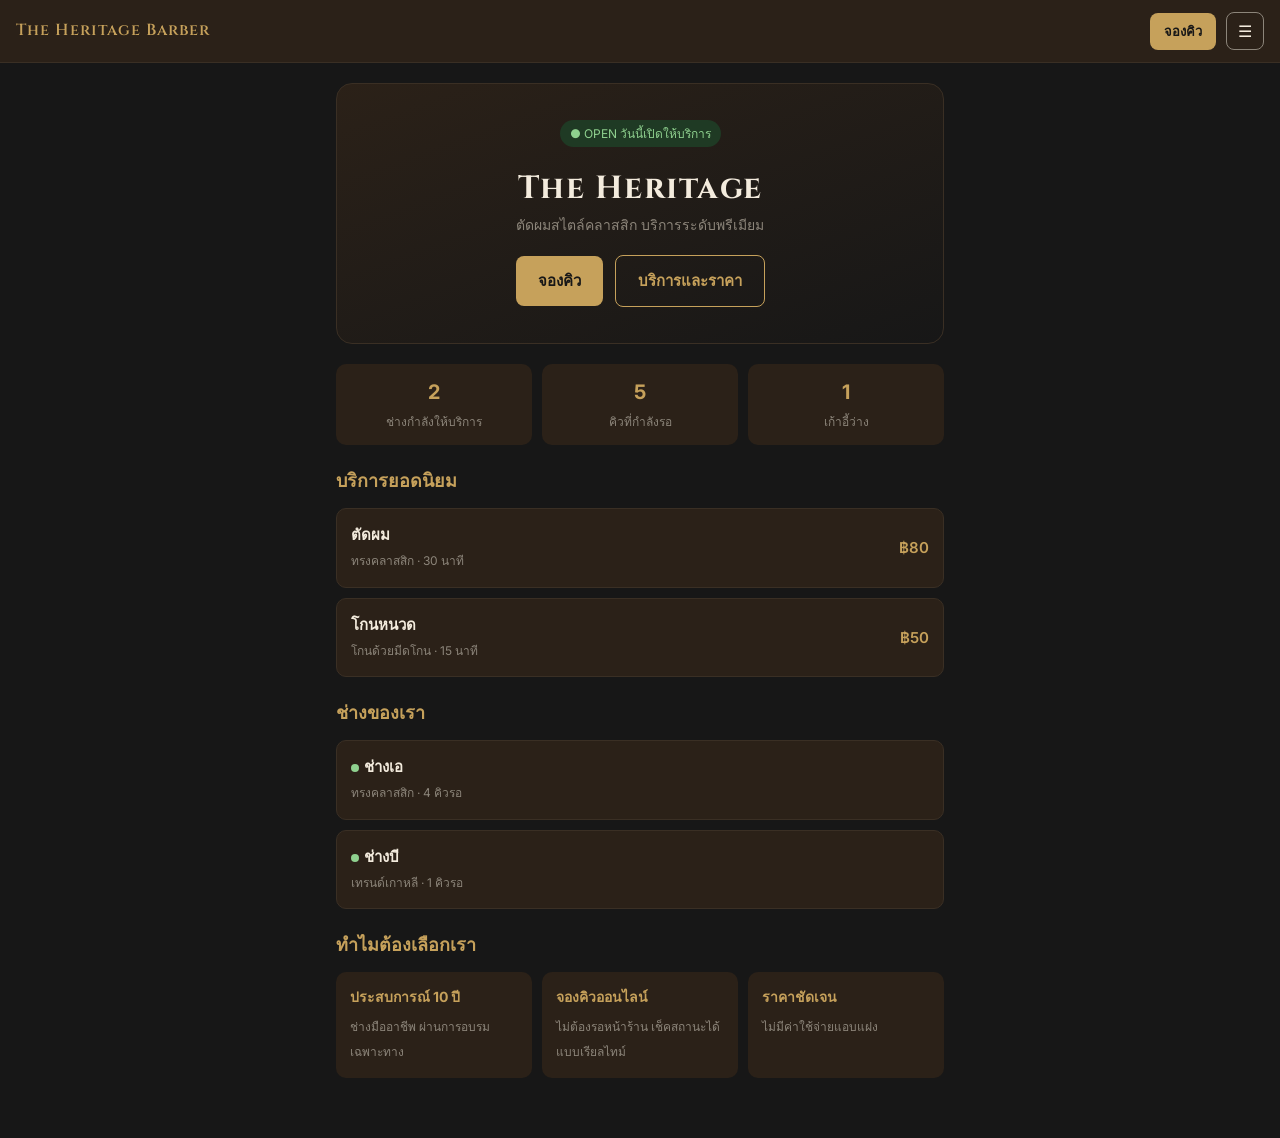
<file: index.html>
<!DOCTYPE html>
<html lang="th">

<head>
  <meta charset="UTF-8">
  <meta name="viewport" content="width=device-width, initial-scale=1, viewport-fit=cover">

  <title>ร้านตัดผม — Customer</title>

  <link rel="preconnect" href="https://fonts.googleapis.com">
  <link rel="preconnect" href="https://fonts.gstatic.com" crossorigin>

  <link
    href="https://fonts.googleapis.com/css2?family=Cinzel:wght@500;600;700&family=Inter:wght@400;500;600&display=swap"
    rel="stylesheet">

  <link rel="stylesheet" href="styles.css">
</head>

<body>

  <nav>
    <span class="brand">The Heritage Barber</span>
    <button class="btn cta-mini" onclick="attemptBooking()">จองคิว</button>
    <button class="hamburger" onclick="toggleMenu()">☰</button>
  </nav>
  <div id="menu-panel" class="menu-panel">
    <button onclick="closeMenuAndShow('home')">หน้าหลัก</button>
    <button onclick="closeMenuAndShow('services')">บริการ</button>
    <button onclick="attemptBooking()">จองคิว</button>
    <button onclick="closeMenuAndShow('queue')">เช็คคิวของฉัน</button>
    <button onclick="closeMenuAndShow('history')">ประวัติ</button>
    <button onclick="closeMenuAndShow('contact')">ติดต่อร้าน</button>
  </div>

  <div id="dup-modal" class="modal-overlay">
    <div class="modal-box">
      <h3>คุณมีคิวที่กำลังรออยู่แล้ว</h3>
      <p>ไม่สามารถจองคิวซ้ำได้จนกว่าคิวเดิมจะเสร็จสิ้นหรือถูกยกเลิก</p>
      <button class="btn block" onclick="closeMenuAndShow('queue');hideDupModal()">ดูคิวของฉัน</button>
      <button class="btn secondary block" onclick="hideDupModal()">ปิด</button>
    </div>
  </div>

  <div id="toast" class="toast"></div>

  <section class="screen active" id="home">
    <div class="hero">
      <span class="badge-open">● OPEN วันนี้เปิดให้บริการ</span>
      <h1>The Heritage</h1>
      <p>ตัดผมสไตล์คลาสสิก บริการระดับพรีเมียม</p>
      <button class="btn" onclick="attemptBooking()">จองคิว</button>
      <button class="btn secondary" style="margin-left:8px"
        onclick="closeMenuAndShow('services')">บริการและราคา</button>
    </div>
    <div class="row-stats" id="home-stats"></div>

    <h2 class="section-title">บริการยอดนิยม</h2>
    <div class="card">
      <div class="info"><b>ตัดผม</b><span>ทรงคลาสสิก · 30 นาที</span></div>
      <div class="price">฿80</div>
    </div>
    <div class="card">
      <div class="info"><b>โกนหนวด</b><span>โกนด้วยมีดโกน · 15 นาที</span></div>
      <div class="price">฿50</div>
    </div>

    <h2 class="section-title">ช่างของเรา</h2>
    <div id="home-barbers"></div>

    <h2 class="section-title">ทำไมต้องเลือกเรา</h2>
    <div class="why-grid">
      <div class="why-item"><b>ประสบการณ์ 10 ปี</b><span>ช่างมืออาชีพ ผ่านการอบรมเฉพาะทาง</span></div>
      <div class="why-item"><b>จองคิวออนไลน์</b><span>ไม่ต้องรอหน้าร้าน เช็คสถานะได้แบบเรียลไทม์</span></div>
      <div class="why-item"><b>ราคาชัดเจน</b><span>ไม่มีค่าใช้จ่ายแอบแฝง</span></div>
    </div>
  </section>

  <section class="screen" id="services">
    <h2 class="section-title">บริการและราคา</h2>
    <div id="svc-list"></div>
    <div class="summary" id="svc-summary" style="display:none">
      <div id="svc-lines"></div>
      <div class="total"><span>รวม</span><span id="svc-total">฿0</span></div>
    </div>
    <button class="btn block" id="svc-next" disabled onclick="showScreen('barber')">ดำเนินการต่อ</button>
  </section>

  <section class="screen" id="barber">
    <h2 class="section-title">เลือกช่าง</h2>
    <div class="card" onclick="pickBarber(null)">
      <div class="info"><b>ไม่ระบุช่าง</b><span>ระบบจัดคิวให้อัตโนมัติ</span></div>
      <div class="select-box" id="b-none"></div>
    </div>
    <div id="barber-list"></div>
    <button class="btn block" id="barber-next" disabled onclick="showScreen('identify')">ดำเนินการต่อ</button>
  </section>

  <section class="screen" id="identify">
    <h2 class="section-title">ระบุตัวตนของคุณ</h2>
    <label>เบอร์โทรศัพท์</label>
    <input type="tel" id="phone-input" placeholder="08XXXXXXXX">
    <button class="btn secondary block" onclick="checkPhone()">ค้นหาข้อมูล</button>
    <div id="name-block" style="display:none;margin-top:14px">
      <label id="name-label">ชื่อ</label>
      <input type="text" id="name-input" placeholder="กรอกชื่อของคุณ">
    </div>
    <div class="summary" id="confirm-summary" style="display:none">
      <h3 style="margin-bottom:8px;font-size:15px">ตรวจสอบข้อมูลก่อนยืนยันการจอง</h3>
      <div class="line"><span>บริการ</span><span id="c-services"></span></div>
      <div class="line"><span>ช่าง</span><span id="c-barber"></span></div>
      <div class="line"><span>จำนวนคิวรอ</span><span id="c-queuecount"></span></div>
      <div class="total"><span>ยอดรวม</span><span id="c-total"></span></div>
    </div>
    <button class="btn block" id="confirm-btn" style="display:none" onclick="confirmBooking()">ยืนยันการจอง</button>
  </section>

  <section class="screen" id="queue">
    <div id="queue-content"></div>
  </section>

  <section class="screen" id="payment">
    <div id="pay-pending">
      <h2 class="section-title">การชำระเงิน</h2>
      <div class="summary">
        <div class="line"><span>คิว</span><span id="p-queue"></span></div>
        <div class="line"><span>ช่าง</span><span id="p-barber"></span></div>
        <div class="line"><span>บริการ</span><span id="p-services"></span></div>
        <div class="total"><span>ยอดที่ต้องชำระ</span><span id="p-total"></span></div>
      </div>
      <div class="qr-box"></div>
      <button class="btn block" onclick="reportPayment()">แจ้งชำระเงินแล้ว</button>
      <p id="pay-note" style="display:none;text-align:center;color:var(--gray);font-size:13px;margin-top:10px">
        แจ้งชำระเงินแล้ว กรุณารอพนักงานตรวจสอบ</p>
      <div class="demo-box" id="staff-confirm-box" style="display:none">
        <p>ปุ่มจำลองฝั่ง staff</p>
        <button class="btn secondary" onclick="simulateConfirmPayment()">จำลอง: staff ยืนยันรับเงิน</button>
      </div>
    </div>
    <div id="pay-success" style="display:none;text-align:center">
      <h1 style="color:var(--gold);margin:20px 0 6px">ชำระเงินสำเร็จ</h1>
      <p style="color:var(--gray);margin-bottom:20px">ขอบคุณที่ใช้บริการ</p>
      <div class="summary" style="text-align:left">
        <div class="line"><span>คิว</span><span id="s-queue"></span></div>
        <div class="line"><span>ช่าง</span><span id="s-barber"></span></div>
        <div class="line"><span>บริการ</span><span id="s-services"></span></div>
        <div class="line"><span>วันที่ / เวลา</span><span id="s-datetime"></span></div>
        <div class="total"><span>ยอดชำระ</span><span id="s-total"></span></div>
      </div>
      <button class="btn block" onclick="closeMenuAndShow('history')">ดูประวัติ</button>
      <button class="btn secondary block" onclick="resetAndGoHome()">กลับหน้าหลัก</button>
    </div>
  </section>

  <section class="screen" id="history">
    <h2 class="section-title">ประวัติการใช้บริการ</h2>
    <div id="history-list"></div>
  </section>

  <section class="screen" id="contact">
    <h2 class="section-title">ติดต่อร้าน</h2>
    <div class="card">
      <div class="info"><b>ที่อยู่</b><span>123 ถนนสุขุมวิท กรุงเทพฯ</span></div>
    </div>
    <div class="card">
      <div class="info"><b>โทรศัพท์</b><span>02-123-4567</span></div>
    </div>
    <div class="card">
      <div class="info"><b>เวลาทำการ</b><span>ทุกวัน 10:00–20:00</span></div>
    </div>
  </section>

  <script src="script.js"></script>
</body>

</html>
</file>
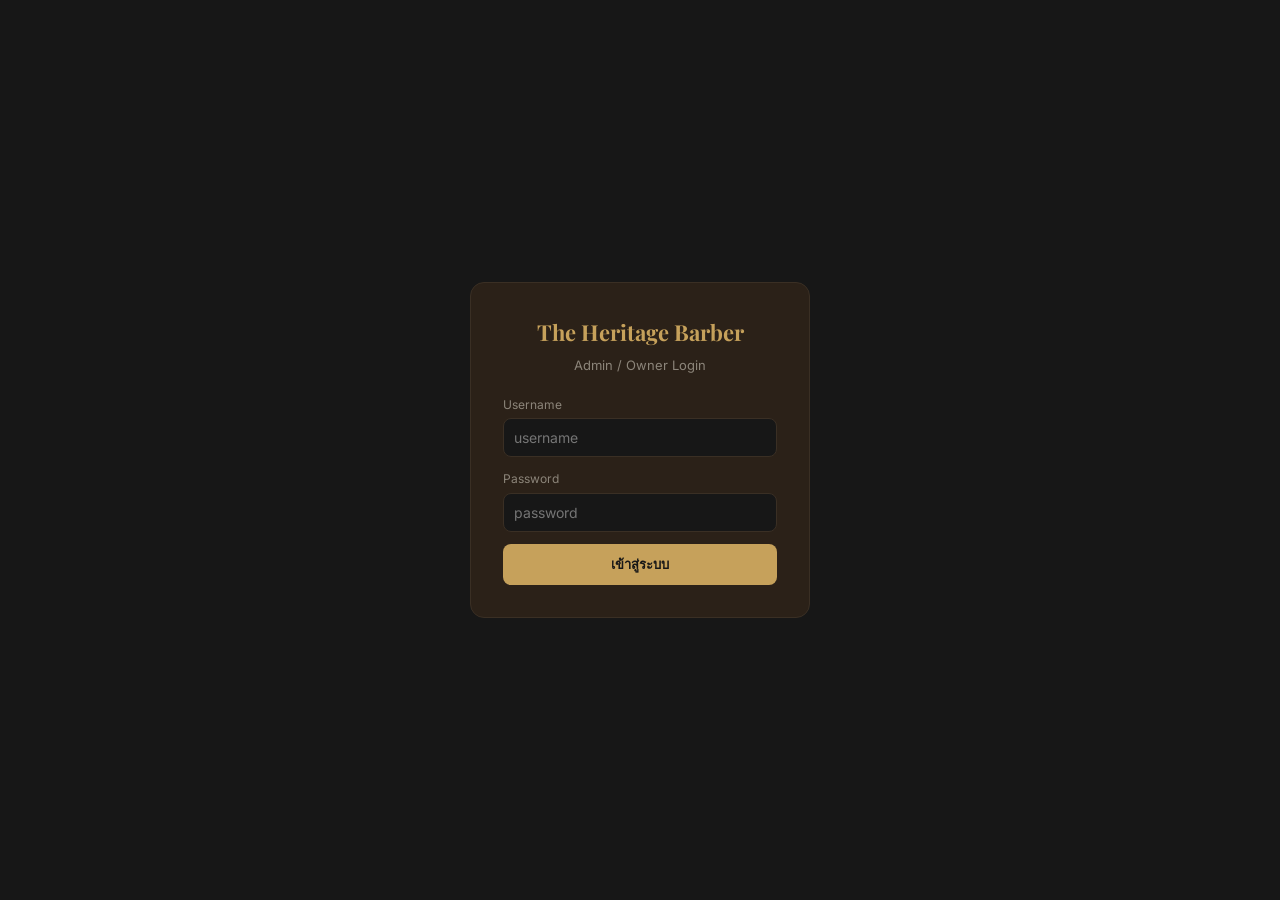
<file: Admin/index.html>
<!DOCTYPE html>
<html lang="th">
<head>
<meta charset="UTF-8">
<meta name="viewport" content="width=device-width, initial-scale=1, viewport-fit=cover">
<title>Admin — ร้านตัดผม</title>
<link rel="preconnect" href="https://fonts.googleapis.com">
<link rel="preconnect" href="https://fonts.gstatic.com" crossorigin>
<link href="https://fonts.googleapis.com/css2?family=Playfair+Display:wght@600;700&family=Inter:wght@400;500;600&display=swap" rel="stylesheet">
<link rel="stylesheet" href="styles.css">
</head>
<body>

<section id="login-screen" class="login-wrap">
  <div class="login-card">
    <h1>The Heritage Barber</h1>
    <p class="sub">Admin / Owner Login</p>
    <label>Username</label>
    <input type="text" id="login-user" placeholder="username">
    <label>Password</label>
    <input type="password" id="login-pass" placeholder="password">
    <button class="btn block" onclick="login()">เข้าสู่ระบบ</button>
  </div>
</section>

<div id="app" style="display:none">
  <aside class="sidebar">
    <div class="brand">Admin Panel</div>
    <button class="nav-item active" data-view="overview">Dashboard</button>
    <button class="nav-item" data-view="services">Services</button>
    <button class="nav-item" data-view="barbers">Barbers</button>
    <button class="nav-item" data-view="accounts">Staff Accounts</button>
    <button class="nav-item" data-view="queue">Queue Management</button>
    <button class="nav-item" data-view="payments">Payments</button>
    <button class="nav-item" data-view="history">Service History</button>
    <button class="nav-item" data-view="reports">Reports &amp; Analytics</button>
    <button class="nav-item" data-view="settings">Settings</button>
    <button class="nav-item logout" onclick="logout()">Logout</button>
  </aside>

  <main>
    <header class="topbar">
      <span id="page-title">Today's Overview</span>
      <span id="today-date"></span>
    </header>

    <section class="view active" id="view-overview">
      <div class="stat-grid" id="ov-stats"></div>
      <div class="two-col">
        <div>
          <h3 class="sub-title">Barbers</h3>
          <div id="ov-barbers"></div>
        </div>
        <div>
          <h3 class="sub-title">Chairs</h3>
          <div id="ov-chairs"></div>
        </div>
      </div>
    </section>

    <section class="view" id="view-services">
      <div class="row-between"><h2 class="section-title">Service Management</h2><button class="btn" onclick="openServiceModal()">+ Add Service</button></div>
      <div id="services-table"></div>
    </section>

    <section class="view" id="view-barbers">
      <div class="row-between"><h2 class="section-title">Barber Management</h2><button class="btn" onclick="openBarberModal()">+ Add Barber</button></div>
      <div id="barbers-table"></div>
    </section>

    <section class="view" id="view-accounts">
      <div class="row-between"><h2 class="section-title">Staff Account Management</h2><button class="btn" onclick="createAccount()">+ Create Account</button></div>
      <div id="accounts-table"></div>
    </section>

    <section class="view" id="view-queue">
      <h2 class="section-title">Queue Management</h2>
      <div class="filter-bar" id="queue-filters"></div>
      <div id="queue-table"></div>
    </section>

    <section class="view" id="view-payments">
      <h2 class="section-title">Payment Management</h2>
      <div class="filter-bar" id="pay-filters"></div>
      <div id="payments-table"></div>
    </section>

    <section class="view" id="view-history">
      <h2 class="section-title">Service History</h2>
      <div id="history-table"></div>
    </section>

    <section class="view" id="view-reports">
      <h2 class="section-title">Reports &amp; Analytics</h2>
      <div class="stat-grid" id="report-stats"></div>
      <div class="two-col">
        <div class="chart-box">
          <h3 class="sub-title">Revenue by Barber</h3>
          <div id="chart-barber"></div>
        </div>
        <div class="chart-box">
          <h3 class="sub-title">Revenue by Service</h3>
          <div id="chart-service"></div>
        </div>
      </div>
      <div class="two-col">
        <div class="chart-box">
          <h3 class="sub-title">Revenue Over Time (7 วัน)</h3>
          <div id="chart-line"></div>
        </div>
        <div class="chart-box">
          <h3 class="sub-title">Queue Status Distribution</h3>
          <div id="chart-donut"></div>
        </div>
      </div>
    </section>

    <section class="view" id="view-settings">
      <h2 class="section-title">Settings</h2>
      <label>Shop Name</label><input type="text" id="set-name" value="The Gentleman's Chair">
      <label>Opening Hours</label><input type="text" id="set-hours" value="ทุกวัน 10:00–20:00">
      <label>PromptPay QR</label>
      <div class="qr-box"></div>
      <button class="btn" onclick="toast('บันทึกการตั้งค่าแล้ว')">บันทึกการตั้งค่า</button>
    </section>
  </main>
</div>

<div class="modal-overlay" id="modal-overlay"><div class="modal-box" id="modal-content"></div></div>
<div class="toast" id="toast"></div>

<script src="script.js"></script>
</body>
</html>
</file>
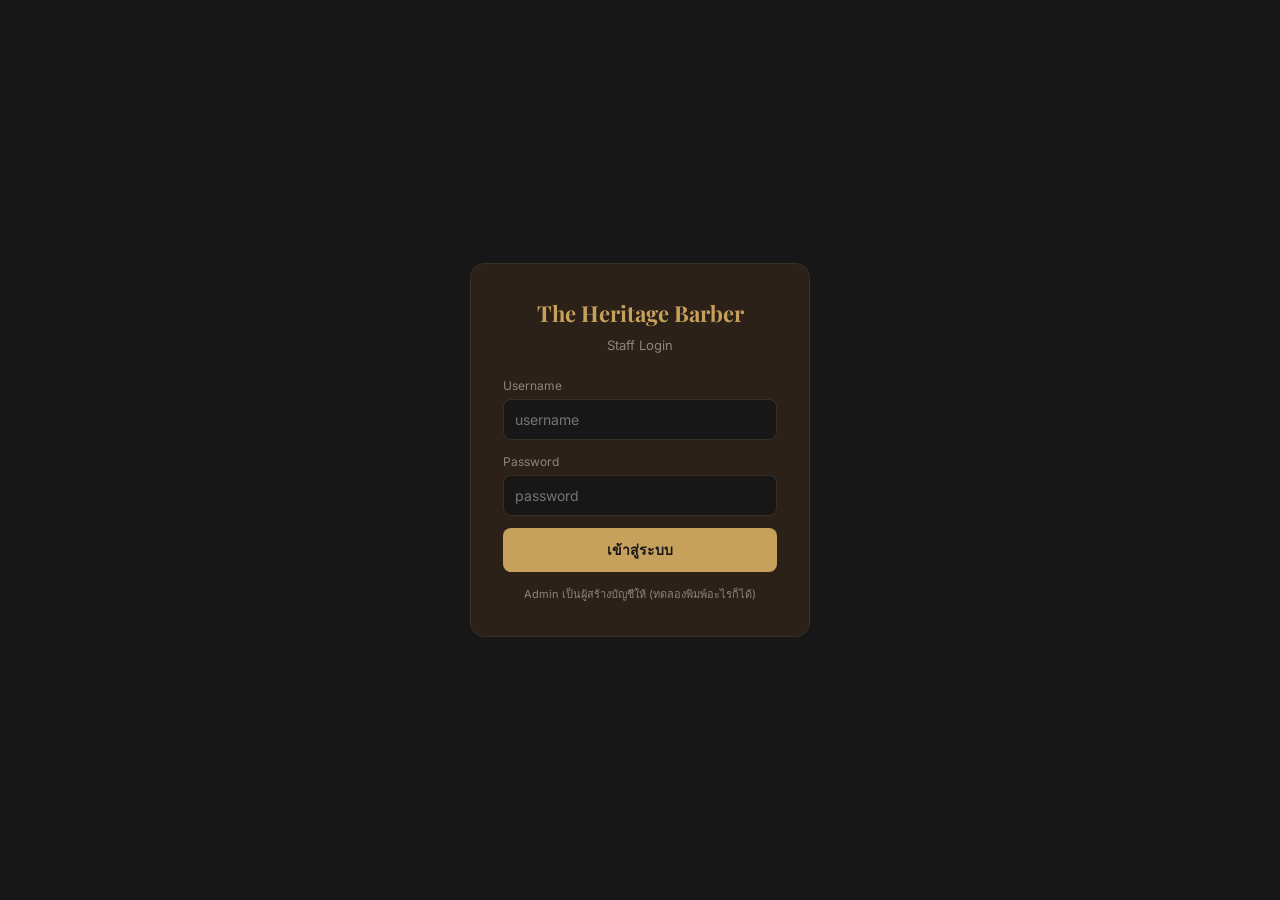
<file: Staff/index.html>
<!DOCTYPE html>
<html lang="th">
<head>
<meta charset="UTF-8">
<meta name="viewport" content="width=device-width, initial-scale=1, viewport-fit=cover">
<title>Staff — ร้านตัดผม</title>
<link rel="preconnect" href="https://fonts.googleapis.com">
<link rel="preconnect" href="https://fonts.gstatic.com" crossorigin>
<link href="https://fonts.googleapis.com/css2?family=Playfair+Display:wght@600;700&family=Inter:wght@400;500;600&display=swap" rel="stylesheet">
<link rel="stylesheet" href="styles.css">
</head>
<body>

<section id="login-screen" class="login-wrap">
  <div class="login-card">
    <h1>The Heritage Barber</h1>
    <p class="sub">Staff Login</p>
    <label>Username</label>
    <input type="text" id="login-user" placeholder="username">
    <label>Password</label>
    <input type="password" id="login-pass" placeholder="password">
    <button class="btn block" onclick="login()">เข้าสู่ระบบ</button>
    <p class="hint">Admin เป็นผู้สร้างบัญชีให้ (ทดลองพิมพ์อะไรก็ได้)</p>
  </div>
</section>

<div id="app" style="display:none">
  <aside class="sidebar">
    <div class="brand">Staff Panel</div>
    <button class="nav-item active" data-view="dashboard">Dashboard</button>
    <button class="nav-item" data-view="myqueue">My Queue</button>
    <button class="nav-item" data-view="payment">Payment Verification</button>
    <button class="nav-item" data-view="chair">Chair Status</button>
    <button class="nav-item" data-view="history">History</button>
    <button class="nav-item" data-view="revenue">Revenue</button>
    <button class="nav-item logout" onclick="logout()">Logout</button>
  </aside>

  <main>
    <header class="topbar">
      <span id="staff-name-badge"></span>
      <span class="chip" id="chair-badge"></span>
    </header>

    <section class="view active" id="view-dashboard">
      <h2 class="section-title">Staff Dashboard</h2>
      <div class="stat-grid" id="dash-stats"></div>
      <h3 class="sub-title">ลูกค้าปัจจุบัน</h3>
      <div id="dash-current"></div>
    </section>

    <section class="view" id="view-myqueue">
      <h2 class="section-title">My Queue</h2>
      <p class="note">แสดงเฉพาะคิวของคุณ และคิว "ไม่ระบุช่าง" ที่ยังไม่มีใครรับ</p>
      <div id="myqueue-list"></div>
    </section>

    <section class="view" id="view-payment">
      <h2 class="section-title">Payment Verification</h2>
      <div class="filter-bar" id="pay-filters"></div>
      <div id="payment-list"></div>
    </section>

    <section class="view" id="view-chair">
      <h2 class="section-title">Chair Status</h2>
      <div id="chair-card"></div>
    </section>

    <section class="view" id="view-history">
      <h2 class="section-title">ประวัติของฉัน</h2>
      <div id="history-list"></div>
    </section>

    <section class="view" id="view-revenue">
      <h2 class="section-title">Revenue</h2>
      <div class="stat-grid" id="revenue-stats"></div>
    </section>
  </main>
</div>

<div class="modal-overlay" id="modal-overlay">
  <div class="modal-box" id="modal-content"></div>
</div>
<div class="toast" id="toast"></div>

<script src="script.js"></script>
</body>
</html>
</file>
<file: styles.css>
:root{
  --charcoal:#171717; --brown:#2B2118; --burgundy:#641F24;
  --gold:#C6A15B; --cream:#F3EBDD; --gray:#8C857A;
  --radius:10px;
}
*{box-sizing:border-box;margin:0;padding:0}
body{
  font-family:'Inter',sans-serif; background:var(--charcoal); color:var(--cream);
  padding-top:env(safe-area-inset-top,0px); padding-bottom:env(safe-area-inset-bottom,0px);
  min-height:100%; line-height:1.6;
}
h1,h2,h3{font-family:'Playfair Display',serif;font-weight:700;color:var(--cream)}
.screen{display:none;max-width:640px;margin:0 auto;padding:20px 16px 60px}
.screen.active{display:block}

nav{
  position:sticky;top:0;top:env(safe-area-inset-top,0px);z-index:20;
  background:var(--brown);border-bottom:1px solid #3a2f24;
  display:flex;align-items:center;justify-content:space-between;
  padding:12px 16px;gap:10px;
}
nav .brand{
    font-family:'Cinzel',serif;
    font-weight:600;
    color:var(--gold);
    font-size:16px;
    letter-spacing:1px;
    white-space:nowrap;
    flex:1
}
.cta-mini{padding:8px 14px !important;font-size:13px !important}
.hamburger{background:none;border:1px solid var(--gray);color:var(--cream);width:38px;height:38px;border-radius:8px;font-size:16px;cursor:pointer}
.menu-panel{
  display:none;position:sticky;top:62px;z-index:19;background:var(--brown);
  border-bottom:1px solid #3a2f24;flex-direction:column;
}
.menu-panel.open{display:flex}
.menu-panel button{
  background:none;border:none;color:var(--cream);text-align:left;padding:14px 18px;
  font-family:'Inter',sans-serif;font-size:14px;border-bottom:1px solid #3a2f24;cursor:pointer;
}

.modal-overlay{display:none;position:fixed;inset:0;background:rgba(0,0,0,.6);z-index:30;align-items:center;justify-content:center;padding:20px}
.modal-overlay.open{display:flex}
.modal-box{background:var(--brown);border:1px solid var(--gold);border-radius:12px;padding:22px;max-width:340px;width:100%}
.modal-box h3{font-size:17px;margin-bottom:8px}
.modal-box p{color:var(--gray);font-size:13px;margin-bottom:16px}

.toast{
  position:fixed;top:calc(env(safe-area-inset-top,0px) + 70px);left:50%;transform:translateX(-50%);
  background:#1f3a24;color:#c9f0c9;padding:10px 18px;border-radius:20px;font-size:13px;
  z-index:40;opacity:0;pointer-events:none;transition:opacity .25s;font-weight:600;
}
.toast.show{opacity:1}

.hero{
  background:linear-gradient(160deg,var(--brown),var(--charcoal));
  border:1px solid #3a2f24;border-radius:16px;padding:36px 20px;text-align:center;margin-bottom:20px;
}
.hero h1 {
    font-family: 'Cinzel', serif;
    font-weight: 700;
    font-size: 32px;
    letter-spacing: 1.5px;
}
.hero p{color:var(--gray);font-size:14px;margin-bottom:18px}
.badge-open{display:inline-block;background:#1f3a24;color:#8fd18f;font-size:12px;padding:4px 10px;border-radius:20px;margin-bottom:16px}
.btn{
  display:inline-block;background:var(--gold);color:var(--charcoal);font-weight:600;
  border:none;padding:13px 22px;border-radius:8px;font-size:15px;cursor:pointer;text-decoration:none;
}
.btn.secondary{background:transparent;border:1px solid var(--gold);color:var(--gold)}
.btn.block{display:block;width:100%;text-align:center;margin-top:10px}
.btn:disabled{opacity:.4;cursor:not-allowed}
.row-stats{display:flex;gap:10px;margin:18px 0;flex-wrap:wrap}
.stat{flex:1;min-width:100px;background:var(--brown);border-radius:10px;padding:12px;text-align:center}
.stat b{display:block;font-size:20px;color:var(--gold)}
.stat span{font-size:12px;color:var(--gray)}
h2.section-title{font-size:18px;margin:22px 0 12px;color:var(--gold)}
.card{
  background:var(--brown);border:1px solid #3a2f24;border-radius:var(--radius);
  padding:14px;margin-bottom:10px;display:flex;justify-content:space-between;align-items:center;gap:10px;
}
.card.disabled{opacity:.45}
.card .info b{display:block;font-size:15px}
.card .info span{font-size:12px;color:var(--gray)}
.card .price{color:var(--gold);font-weight:600;font-size:15px;white-space:nowrap}
.select-box{width:22px;height:22px;border:2px solid var(--gray);border-radius:6px;flex-shrink:0;cursor:pointer}
.select-box.checked{background:var(--gold);border-color:var(--gold)}
.status-dot{display:inline-block;width:8px;height:8px;border-radius:50%;margin-right:5px;vertical-align:middle}
.status-dot.on{background:#8fd18f}
.summary{
  background:var(--brown);border-radius:var(--radius);padding:16px;margin-top:16px;
  border-top:2px solid var(--gold);
}
.summary .line{display:flex;justify-content:space-between;font-size:14px;padding:4px 0;color:var(--gray)}
.summary .total{display:flex;justify-content:space-between;font-size:18px;font-weight:600;margin-top:8px;color:var(--gold)}
input[type=text],input[type=tel]{
  width:100%;background:var(--charcoal);border:1px solid #3a2f24;color:var(--cream);
  padding:12px;border-radius:8px;font-size:15px;margin-bottom:10px;font-family:'Inter',sans-serif;
}
label{font-size:13px;color:var(--gray);display:block;margin-bottom:6px}
.queue-number{font-size:52px;font-family:'Playfair Display',serif;color:var(--gold);text-align:center;margin:10px 0}
.status-pill{
  display:block;text-align:center;font-size:14px;padding:8px;border-radius:20px;
  background:var(--burgundy);color:var(--cream);margin-bottom:16px;font-weight:600;
}
.demo-box{border:1px dashed var(--gray);border-radius:10px;padding:12px;margin-top:24px}
.demo-box p{font-size:11px;color:var(--gray);margin-bottom:8px}
.demo-box .btn{font-size:12px;padding:8px 12px;margin:0 6px 6px 0}
.qr-box{
  width:160px;height:160px;background:repeating-conic-gradient(var(--cream) 0% 25%, var(--charcoal) 0% 50%) 0 0/16px 16px;
  margin:16px auto;border-radius:8px;border:4px solid var(--cream);
}
.empty{color:var(--gray);font-size:14px;text-align:center;padding:30px 0}
.why-grid{display:flex;gap:10px;flex-wrap:wrap}
.why-item{flex:1;min-width:150px;background:var(--brown);border-radius:10px;padding:14px}
.why-item b{display:block;color:var(--gold);font-size:14px;margin-bottom:4px}
.why-item span{font-size:12px;color:var(--gray)}

.skeleton{background:var(--brown);border-radius:var(--radius);height:56px;margin-bottom:10px;
  background-image:linear-gradient(90deg,var(--brown) 0%,#3a2f24 50%,var(--brown) 100%);
  background-size:200% 100%;animation:shimmer 1.2s infinite;
}
@keyframes shimmer{0%{background-position:200% 0}100%{background-position:-200% 0}}
.error-box{background:var(--burgundy);border-radius:var(--radius);padding:16px;text-align:center;margin-bottom:10px}
.error-box p{font-size:14px;margin-bottom:10px}
</file>
<file: Admin/styles.css>
:root{
  --charcoal:#171717; --brown:#2B2118; --burgundy:#641F24;
  --gold:#C6A15B; --cream:#F3EBDD; --gray:#8C857A; --radius:10px;
}
*{box-sizing:border-box;margin:0;padding:0}
body{font-family:'Inter',sans-serif;background:var(--charcoal);color:var(--cream);
  padding-top:env(safe-area-inset-top,0px);padding-bottom:env(safe-area-inset-bottom,0px);line-height:1.6}
h1,h2,h3{font-family:'Playfair Display',serif;font-weight:700;color:var(--cream)}

.login-wrap{min-height:100vh;display:flex;align-items:center;justify-content:center;padding:20px}
.login-card{background:var(--brown);border:1px solid #3a2f24;border-radius:14px;padding:32px;max-width:340px;width:100%;text-align:center}
.login-card h1{font-size:22px;color:var(--gold);margin-bottom:4px}
.login-card .sub{color:var(--gray);margin-bottom:20px;font-size:13px}
.login-card label{display:block;text-align:left;font-size:12px;color:var(--gray);margin-bottom:4px}

input[type=text],input[type=password],input[type=number],select{
  width:100%;background:var(--charcoal);border:1px solid #3a2f24;color:var(--cream);
  padding:10px;border-radius:8px;font-size:14px;margin-bottom:12px;font-family:'Inter',sans-serif;
}
label{font-size:12px;color:var(--gray);display:block;margin-bottom:4px}

.btn{display:inline-block;background:var(--gold);color:var(--charcoal);font-weight:600;
  border:none;padding:10px 16px;border-radius:8px;font-size:13px;cursor:pointer}
.btn.secondary{background:transparent;border:1px solid var(--gold);color:var(--gold)}
.btn.danger{background:var(--burgundy);color:var(--cream)}
.btn.block{display:block;width:100%;text-align:center}
.btn.small{padding:6px 10px;font-size:12px}

#app{display:flex;min-height:100vh}
.sidebar{width:220px;background:var(--brown);border-right:1px solid #3a2f24;
  display:flex;flex-direction:column;padding:16px 0;position:sticky;top:0;height:100vh;overflow-y:auto}
.sidebar .brand{font-family:'Playfair Display',serif;color:var(--gold);font-weight:700;padding:0 18px 16px;font-size:16px}
.nav-item{background:none;border:none;color:var(--gray);text-align:left;padding:11px 18px;
  font-size:13px;cursor:pointer;font-family:'Inter',sans-serif}
.nav-item.active{color:var(--gold);background:rgba(198,161,91,.1);border-right:3px solid var(--gold)}
.nav-item.logout{margin-top:auto;color:var(--burgundy)}

main{flex:1;padding:20px 24px 60px;overflow-x:hidden}
.topbar{display:flex;justify-content:space-between;align-items:center;margin-bottom:20px;font-size:13px;color:var(--gray)}
.row-between{display:flex;justify-content:space-between;align-items:center;margin-bottom:16px;flex-wrap:wrap;gap:10px}

.view{display:none}
.view.active{display:block}
h2.section-title{font-size:20px;color:var(--gold);margin:0}
h3.sub-title{font-size:14px;margin:0 0 10px;color:var(--cream)}

.stat-grid{display:grid;grid-template-columns:repeat(auto-fit,minmax(140px,1fr));gap:12px;margin-bottom:20px}
.stat-card{background:var(--brown);border:1px solid #3a2f24;border-radius:10px;padding:14px}
.stat-card b{display:block;font-size:20px;color:var(--gold)}
.stat-card span{font-size:12px;color:var(--gray)}

.two-col{display:grid;grid-template-columns:1fr 1fr;gap:16px;margin-bottom:20px}
@media (max-width:700px){ .two-col{grid-template-columns:1fr} }

.table-row{background:var(--brown);border:1px solid #3a2f24;border-radius:10px;padding:12px 14px;
  margin-bottom:8px;display:flex;justify-content:space-between;align-items:center;gap:10px;flex-wrap:wrap}
.table-row .info b{display:block;font-size:14px}
.table-row .info span{font-size:12px;color:var(--gray)}
.table-row .actions{display:flex;gap:6px;flex-wrap:wrap}

.badge{display:inline-block;padding:3px 10px;border-radius:20px;font-size:11px;font-weight:600}
.badge.active,.badge.confirmed,.badge.in_service,.badge.working{background:#1f3a24;color:#8fd18f}
.badge.disabled,.badge.cancelled,.badge.off{background:#333;color:#999}
.badge.waiting,.badge.pending{background:#4a3a1f;color:#e0b95c}
.badge.reported,.badge.done{background:#2a3a4a;color:#8ec3f0}
.badge.no_show{background:#4a1f24;color:#e08c8c}

.filter-bar{display:flex;gap:8px;margin-bottom:14px;flex-wrap:wrap}
.filter-bar button,.filter-bar select{background:var(--brown);border:1px solid #3a2f24;color:var(--gray);
  padding:7px 14px;border-radius:20px;font-size:12px;cursor:pointer;margin:0}
.filter-bar button.on{background:var(--gold);color:var(--charcoal);border-color:var(--gold)}

.modal-overlay{display:none;position:fixed;inset:0;background:rgba(0,0,0,.6);z-index:30;align-items:center;justify-content:center;padding:20px}
.modal-overlay.open{display:flex}
.modal-box{background:var(--brown);border:1px solid var(--gold);border-radius:12px;padding:22px;max-width:380px;width:100%;max-height:85vh;overflow-y:auto}
.modal-box h3{font-size:16px;margin-bottom:10px}
.modal-box p{color:var(--gray);font-size:13px;margin-bottom:14px}
.modal-actions{display:flex;gap:8px;margin-top:10px}
.modal-actions .btn{flex:1}

.toast{position:fixed;top:calc(env(safe-area-inset-top,0px) + 16px);left:50%;transform:translateX(-50%);
  background:#1f3a24;color:#c9f0c9;padding:10px 18px;border-radius:20px;font-size:13px;
  z-index:40;opacity:0;pointer-events:none;transition:opacity .25s;font-weight:600}
.toast.show{opacity:1}
.empty{color:var(--gray);font-size:14px;text-align:center;padding:30px 0}

.chart-box{background:var(--brown);border:1px solid #3a2f24;border-radius:10px;padding:14px}
.bar-row{display:flex;align-items:center;gap:8px;margin-bottom:8px;font-size:12px}
.bar-row .label{width:70px;flex-shrink:0;color:var(--gray)}
.bar-track{flex:1;background:#3a2f24;border-radius:6px;height:14px;overflow:hidden}
.bar-fill{background:var(--gold);height:100%;border-radius:6px}
.bar-row .value{width:60px;text-align:right;color:var(--cream)}
.donut-wrap{display:flex;align-items:center;gap:16px}
.donut{width:110px;height:110px;border-radius:50%;flex-shrink:0}
.donut-legend div{font-size:12px;margin-bottom:4px;color:var(--gray)}
.donut-legend span{display:inline-block;width:9px;height:9px;border-radius:2px;margin-right:6px}
.qr-box{width:120px;height:120px;background:repeating-conic-gradient(var(--cream) 0% 25%, var(--charcoal) 0% 50%) 0 0/14px 14px;
  border-radius:8px;border:3px solid var(--cream);margin-bottom:14px}

@media (max-width:768px){
  #app{flex-direction:column}
  .sidebar{width:100%;height:auto;flex-direction:row;overflow-x:auto;position:fixed;bottom:0;left:0;right:0;top:auto;
    padding:6px 0;border-right:none;border-top:1px solid #3a2f24;z-index:15}
  .sidebar .brand{display:none}
  .nav-item{white-space:nowrap;padding:10px 14px;font-size:12px}
  .nav-item.active{border-right:none;border-bottom:2px solid var(--gold)}
  .nav-item.logout{margin-top:0}
  main{padding:16px 16px 80px}
}
</file>
<file: Staff/styles.css>
:root{
  --charcoal:#171717; --brown:#2B2118; --burgundy:#641F24;
  --gold:#C6A15B; --cream:#F3EBDD; --gray:#8C857A; --radius:10px;
}
*{box-sizing:border-box;margin:0;padding:0}
body{font-family:'Inter',sans-serif;background:var(--charcoal);color:var(--cream);
  padding-top:env(safe-area-inset-top,0px);padding-bottom:env(safe-area-inset-bottom,0px);line-height:1.6}
h1,h2,h3{font-family:'Playfair Display',serif;font-weight:700;color:var(--cream)}

.login-wrap{min-height:100vh;display:flex;align-items:center;justify-content:center;padding:20px}
.login-card{background:var(--brown);border:1px solid #3a2f24;border-radius:14px;padding:32px;max-width:340px;width:100%;text-align:center}
.login-card h1{font-size:22px;color:var(--gold);margin-bottom:4px}
.login-card .sub{color:var(--gray);margin-bottom:20px;font-size:13px}
.login-card label{display:block;text-align:left;font-size:12px;color:var(--gray);margin-bottom:4px}
.login-card .hint{font-size:11px;color:var(--gray);margin-top:14px}

input[type=text],input[type=password],input[type=number],select{
  width:100%;background:var(--charcoal);border:1px solid #3a2f24;color:var(--cream);
  padding:11px;border-radius:8px;font-size:14px;margin-bottom:12px;font-family:'Inter',sans-serif;
}
label{font-size:12px;color:var(--gray);display:block;margin-bottom:4px}

.btn{display:inline-block;background:var(--gold);color:var(--charcoal);font-weight:600;
  border:none;padding:11px 18px;border-radius:8px;font-size:14px;cursor:pointer}
.btn.secondary{background:transparent;border:1px solid var(--gold);color:var(--gold)}
.btn.danger{background:var(--burgundy);color:var(--cream)}
.btn.block{display:block;width:100%;text-align:center}
.btn:disabled{opacity:.4;cursor:not-allowed}
.btn.small{padding:7px 12px;font-size:12px}

#app{display:flex;min-height:100vh}
.sidebar{width:210px;background:var(--brown);border-right:1px solid #3a2f24;
  display:flex;flex-direction:column;padding:16px 0;position:sticky;top:0;height:100vh}
.sidebar .brand{font-family:'Playfair Display',serif;color:var(--gold);font-weight:700;padding:0 18px 16px;font-size:16px}
.nav-item{background:none;border:none;color:var(--gray);text-align:left;padding:12px 18px;
  font-size:14px;cursor:pointer;font-family:'Inter',sans-serif}
.nav-item.active{color:var(--gold);background:rgba(198,161,91,.1);border-right:3px solid var(--gold)}
.nav-item.logout{margin-top:auto;color:var(--burgundy)}

main{flex:1;padding:20px 24px 60px;max-width:100%;overflow-x:hidden}
.topbar{display:flex;justify-content:space-between;align-items:center;margin-bottom:20px;font-size:14px;color:var(--gray)}
.chip{background:var(--brown);border:1px solid var(--gold);color:var(--gold);padding:5px 12px;border-radius:20px;font-size:12px;font-weight:600}

.view{display:none}
.view.active{display:block}
h2.section-title{font-size:20px;margin-bottom:16px;color:var(--gold)}
h3.sub-title{font-size:15px;margin:20px 0 10px;color:var(--cream)}
.note{color:var(--gray);font-size:12px;margin-bottom:12px}

.stat-grid{display:grid;grid-template-columns:repeat(auto-fit,minmax(140px,1fr));gap:12px;margin-bottom:20px}
.stat-card{background:var(--brown);border:1px solid #3a2f24;border-radius:10px;padding:14px}
.stat-card b{display:block;font-size:22px;color:var(--gold)}
.stat-card span{font-size:12px;color:var(--gray)}

.card{background:var(--brown);border:1px solid #3a2f24;border-radius:var(--radius);
  padding:14px;margin-bottom:10px;display:flex;justify-content:space-between;align-items:center;gap:10px;flex-wrap:wrap}
.card .info b{display:block;font-size:15px}
.card .info span{font-size:12px;color:var(--gray)}
.card .actions{display:flex;gap:6px;flex-wrap:wrap}

.badge{display:inline-block;padding:3px 10px;border-radius:20px;font-size:11px;font-weight:600}
.badge.waiting{background:#4a3a1f;color:#e0b95c}
.badge.in_service{background:#1f3a24;color:#8fd18f}
.badge.done{background:#2a3a4a;color:#8ec3f0}
.badge.no_show{background:#4a1f24;color:#e08c8c}
.badge.cancelled{background:#333;color:#999}
.badge.pending{background:#4a3a1f;color:#e0b95c}
.badge.reported{background:#2a3a4a;color:#8ec3f0}
.badge.confirmed{background:#1f3a24;color:#8fd18f}

.filter-bar{display:flex;gap:8px;margin-bottom:14px;flex-wrap:wrap}
.filter-bar button{background:var(--brown);border:1px solid #3a2f24;color:var(--gray);
  padding:7px 14px;border-radius:20px;font-size:12px;cursor:pointer}
.filter-bar button.on{background:var(--gold);color:var(--charcoal);border-color:var(--gold)}

.modal-overlay{display:none;position:fixed;inset:0;background:rgba(0,0,0,.6);z-index:30;align-items:center;justify-content:center;padding:20px}
.modal-overlay.open{display:flex}
.modal-box{background:var(--brown);border:1px solid var(--gold);border-radius:12px;padding:22px;max-width:360px;width:100%}
.modal-box h3{font-size:16px;margin-bottom:8px}
.modal-box p{color:var(--gray);font-size:13px;margin-bottom:16px}
.modal-actions{display:flex;gap:8px}
.modal-actions .btn{flex:1}

.toast{position:fixed;top:calc(env(safe-area-inset-top,0px) + 16px);left:50%;transform:translateX(-50%);
  background:#1f3a24;color:#c9f0c9;padding:10px 18px;border-radius:20px;font-size:13px;
  z-index:40;opacity:0;pointer-events:none;transition:opacity .25s;font-weight:600}
.toast.show{opacity:1}
.empty{color:var(--gray);font-size:14px;text-align:center;padding:30px 0}

@media (max-width:768px){
  #app{flex-direction:column}
  .sidebar{width:100%;height:auto;flex-direction:row;overflow-x:auto;position:fixed;bottom:0;left:0;right:0;top:auto;
    padding:6px 0;border-right:none;border-top:1px solid #3a2f24;z-index:15}
  .sidebar .brand{display:none}
  .nav-item{white-space:nowrap;padding:10px 14px;font-size:12px}
  .nav-item.active{border-right:none;border-bottom:2px solid var(--gold)}
  .nav-item.logout{margin-top:0}
  main{padding:16px 16px 80px}
}
</file>
